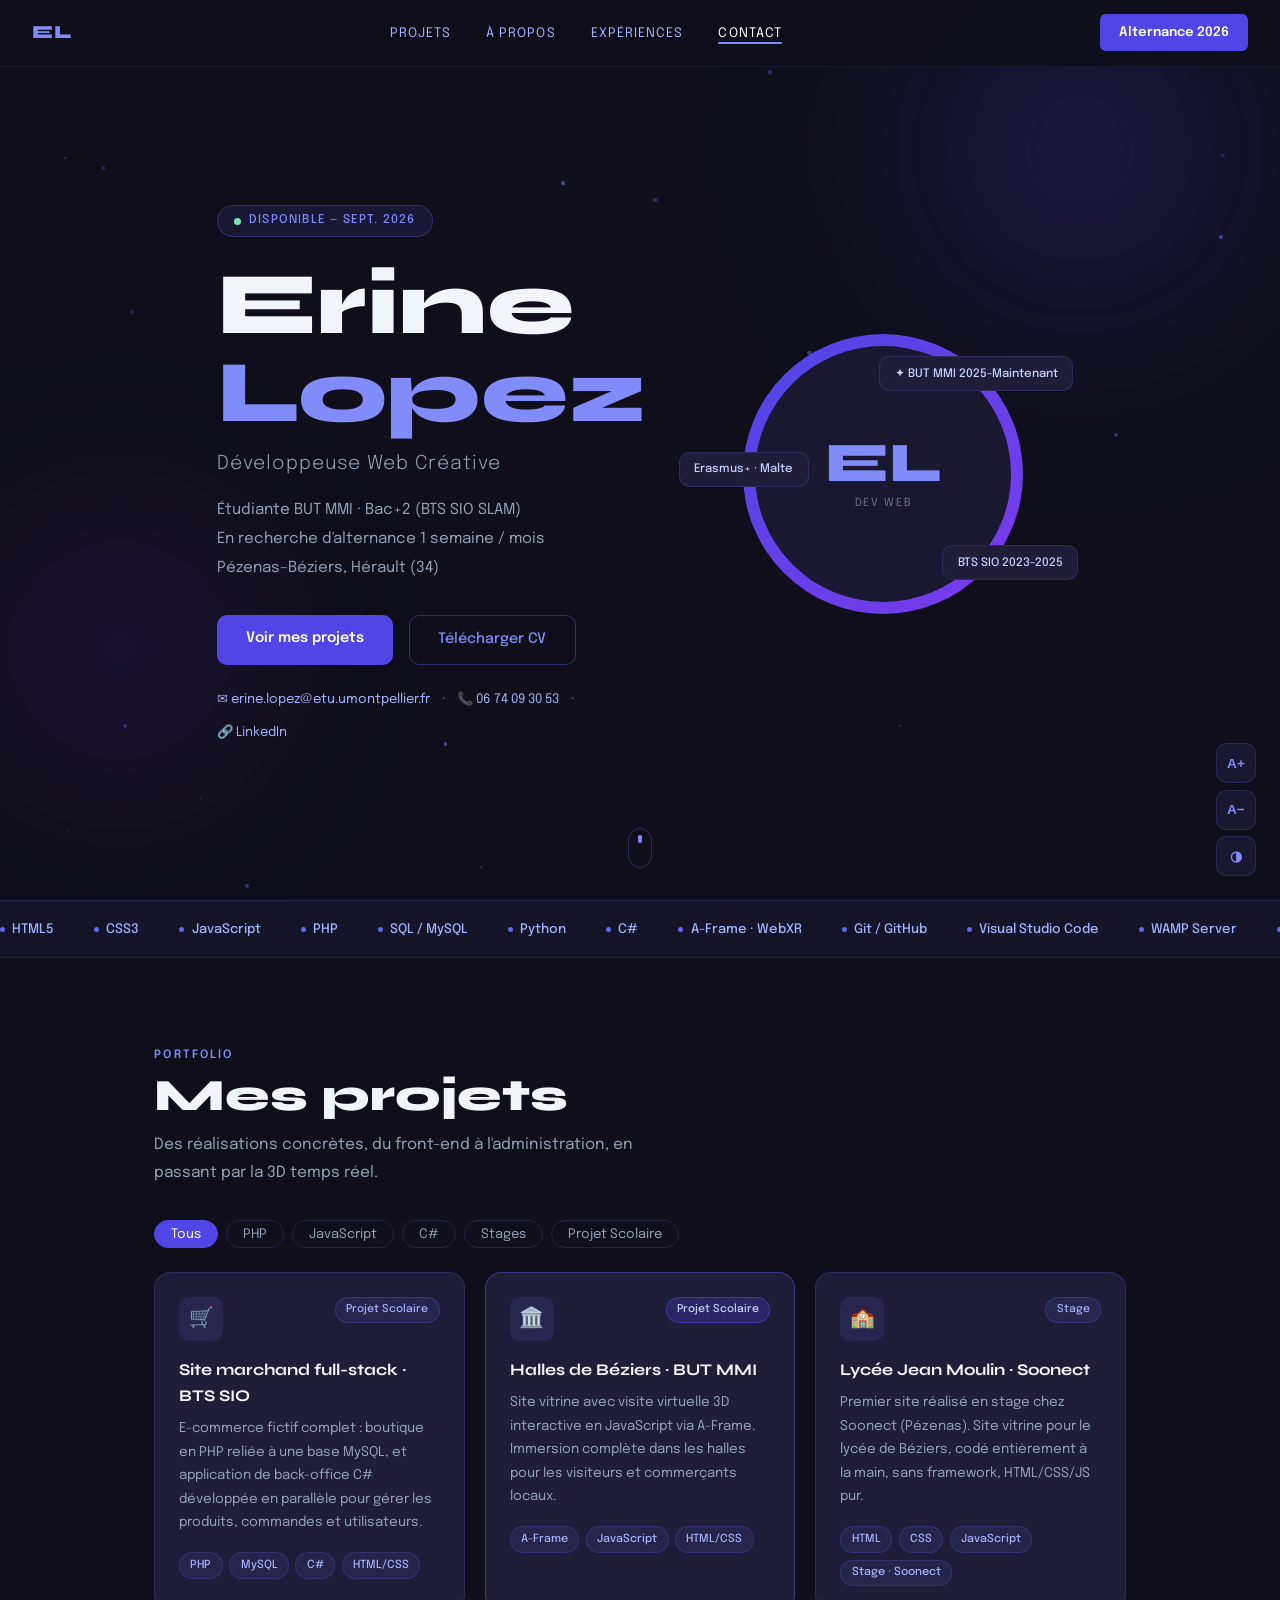
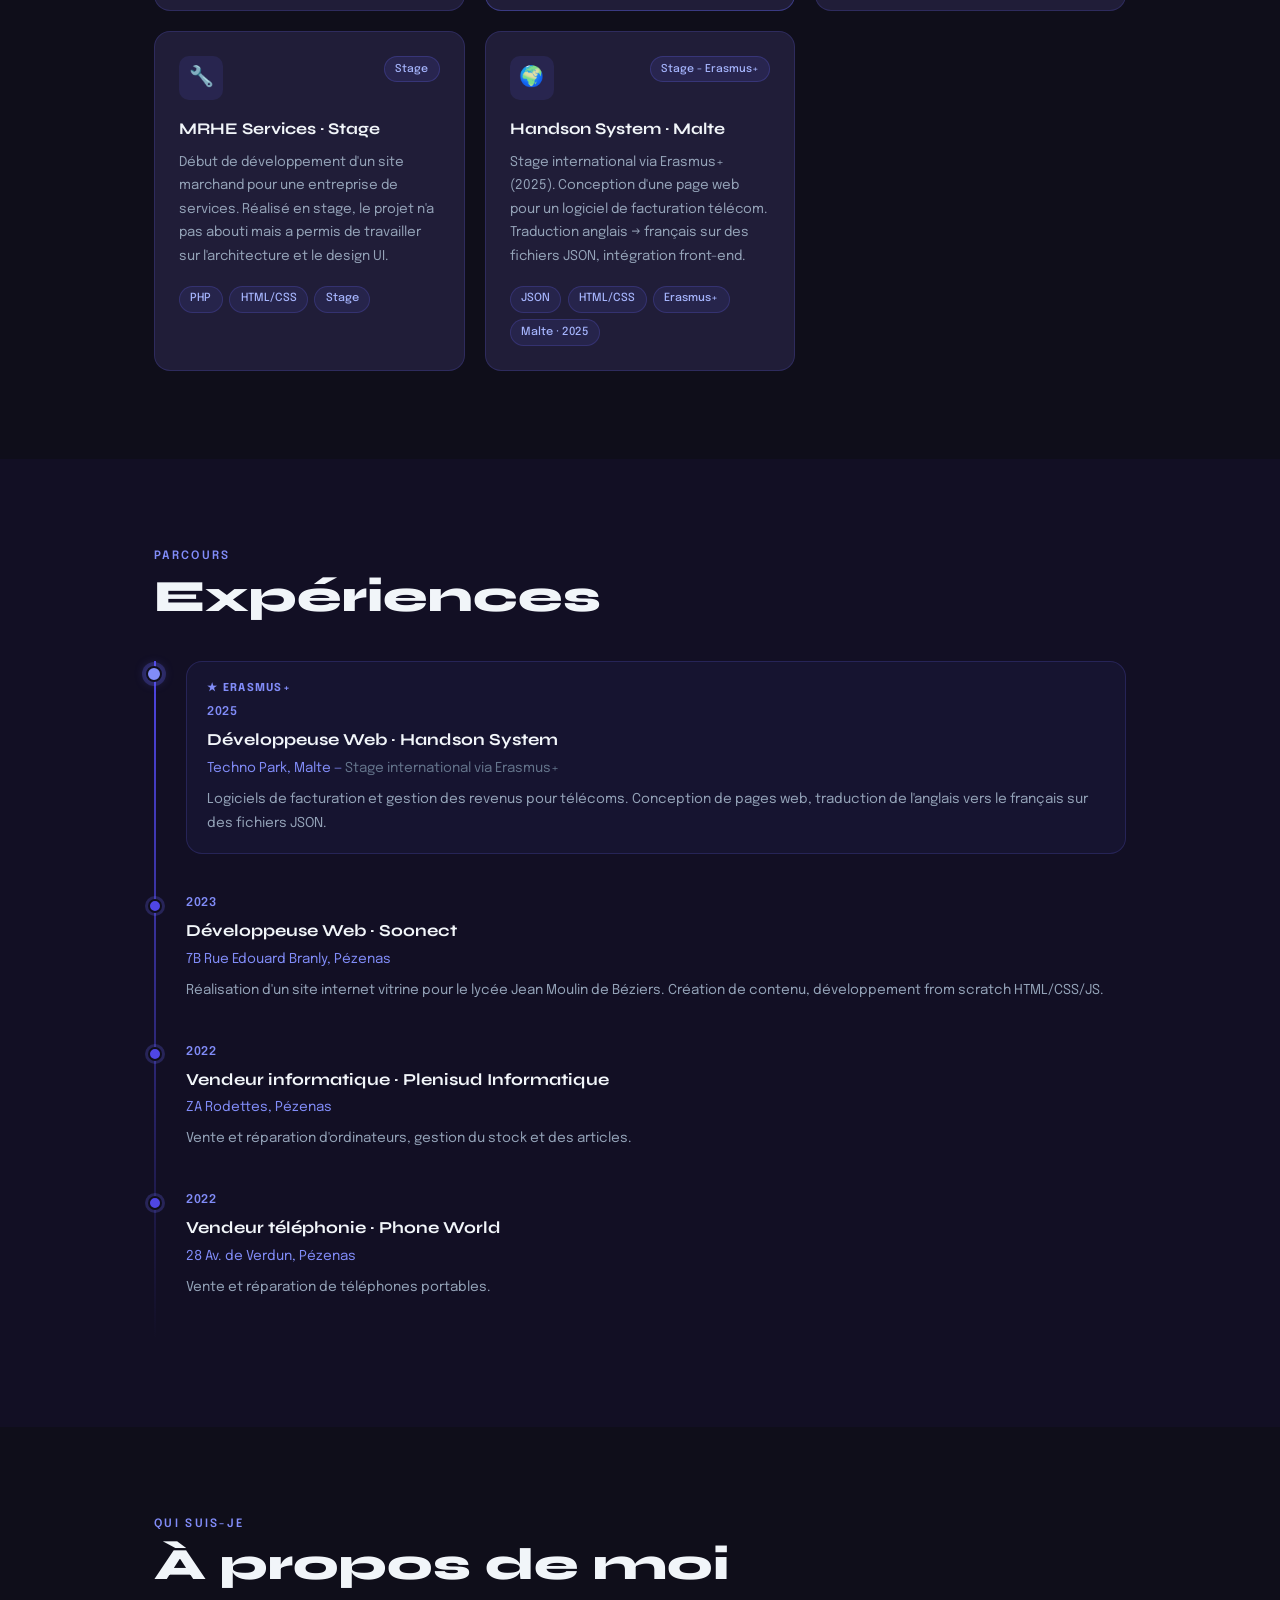
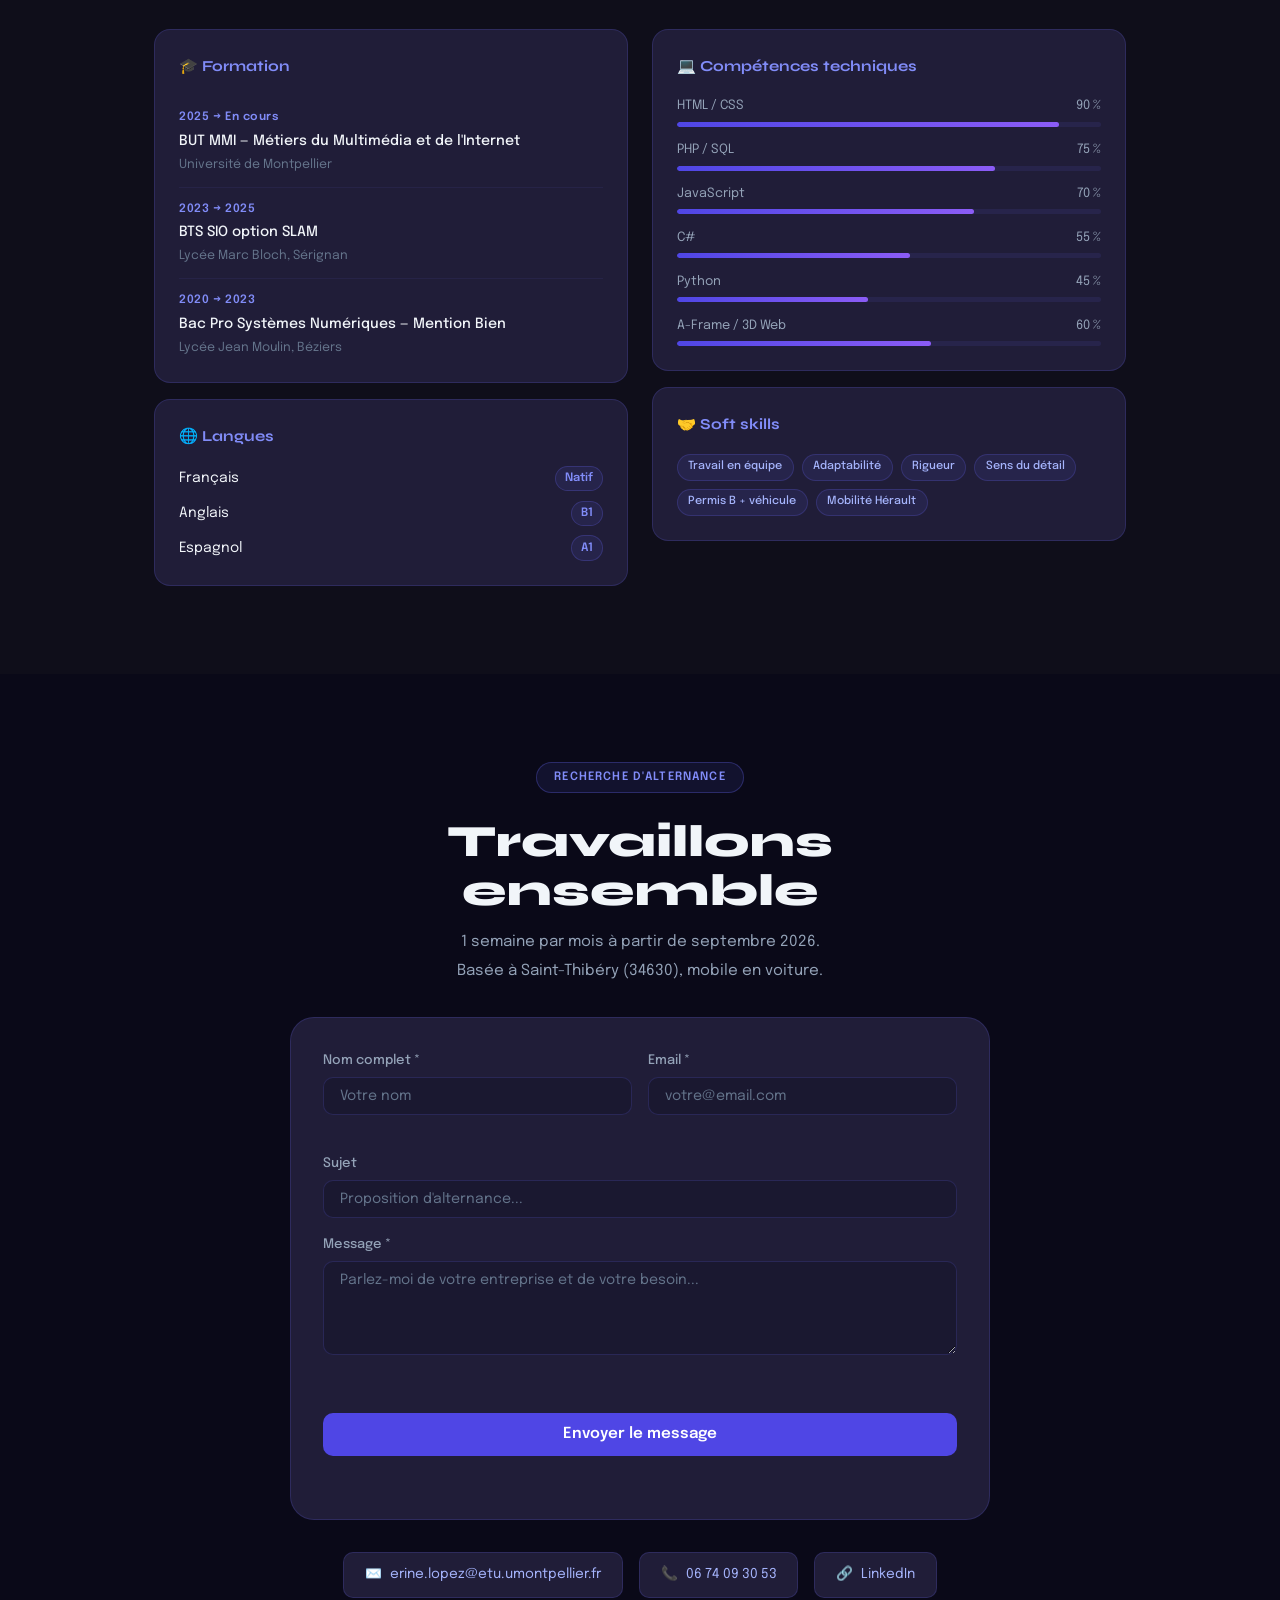
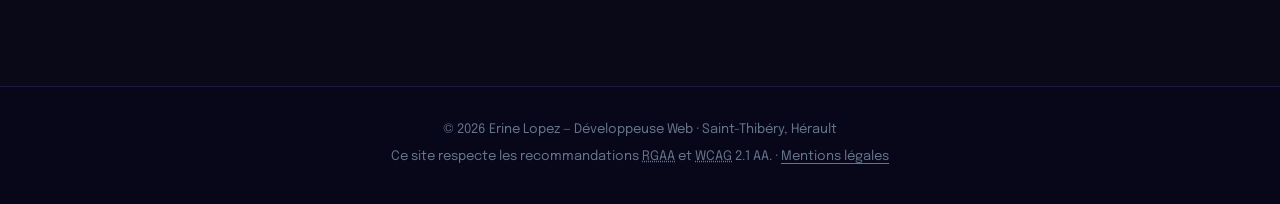
<file: index.html>
<!DOCTYPE html>
<html lang="fr">
<head>
  <meta charset="UTF-8" />
  <meta name="viewport" content="width=device-width, initial-scale=1.0" />
  <meta name="description" content="Portfolio d'Erine Lopez — Développeuse Web, étudiante BUT MMI, en recherche d'alternance 1 semaine par mois à partir de septembre 2026." />
  <meta name="theme-color" content="#4f46e5" />
  <title>Erine Lopez — Développeuse Web · Portfolio</title>

  <!-- Open Graph pour partage réseaux sociaux -->
  <meta property="og:title" content="Erine Lopez — Développeuse Web" />
  <meta property="og:description" content="Portfolio — BUT MMI · BTS SIO SLAM · Alternance 2026" />
  <meta property="og:type" content="website" />
  <meta property="og:url" content="https://69d2dc343b0b3de3449075fb--admirable-nougat-9b2dc0.netlify.app/" />
  <meta name="twitter:card" content="summary_large_image" />
  <meta name="twitter:title" content="Erine Lopez — Développeuse Web" />
  <meta name="twitter:description" content="Portfolio — BUT MMI · BTS SIO SLAM · Alternance 2026" />

  <!-- Google Fonts -->
  <link rel="preconnect" href="https://fonts.googleapis.com" />
  <link rel="preconnect" href="https://fonts.gstatic.com" crossorigin />
  <link href="https://fonts.googleapis.com/css2?family=Syne:wght@400;600;700;800&family=Epilogue:wght@300;400;500&display=swap" rel="stylesheet" />

  <link rel="stylesheet" href="css/style.css" />
  <link rel="icon" type="image/svg+xml" href="svg/favicon.svg" />
</head>
<body>

  <!-- ===== SKIP LINK (accessibilité clavier) ===== -->
  <a href="#main" class="skip-link">Passer au contenu principal</a>

  <!-- ===== BARRE D'ACCESSIBILITÉ ===== -->
  <div class="a11y-bar" role="toolbar" aria-label="Options d'accessibilité">
    <button id="btn-font-up" aria-label="Augmenter la taille du texte" title="Augmenter la taille du texte">A+</button>
    <button id="btn-font-down" aria-label="Diminuer la taille du texte" title="Diminuer la taille du texte">A−</button>
    <button id="btn-contrast" aria-label="Basculer le contraste élevé" title="Contraste élevé">◑</button>
  </div>

  <!-- ===== NAVIGATION ===== -->
  <header role="banner">
    <nav class="navbar" role="navigation" aria-label="Navigation principale">
      <a href="#main" class="nav-logo" aria-label="Erine Lopez, développeuse web — retour en haut">EL</a>

      <button class="burger" id="burger" aria-controls="nav-menu" aria-expanded="false" aria-label="Ouvrir le menu de navigation">
        <span aria-hidden="true"></span>
        <span aria-hidden="true"></span>
        <span aria-hidden="true"></span>
      </button>

      <ul class="nav-links" id="nav-menu" role="list">
        <li><a href="#projets">Projets</a></li>
        <li><a href="#apropos">À propos</a></li>
        <li><a href="#experience">Expériences</a></li>
        <li><a href="#contact">Contact</a></li>
      </ul>
      <a href="#contact" class="nav-cta">Alternance 2026</a>
    </nav>
  </header>

  <!-- ===== MAIN ===== -->
  <main id="main">

    <!-- HERO -->
    <section class="hero" aria-labelledby="hero-title">
      <div class="hero-bg" aria-hidden="true">
        <div class="hero-glow g1"></div>
        <div class="hero-glow g2"></div>
        <div class="hero-particles" id="particles" aria-hidden="true"></div>
      </div>

      <div class="hero-grid container">
        <div class="hero-content">
          <div class="hero-badge" aria-label="Statut : disponible pour alternance à partir de septembre 2026">
            <span class="badge-dot" aria-hidden="true"></span>
            Disponible — Sept. 2026
          </div>
          <h1 id="hero-title">
            <span class="hero-name">Erine</span>
            <span class="hero-name accent">Lopez</span>
          </h1>
          <p class="hero-tagline" aria-label="Développeuse web créative">Développeuse Web Créative</p>
          <p class="hero-sub">
            Étudiante BUT MMI · Bac+2 (BTS SIO SLAM)<br />
            En recherche d'alternance 1 semaine / mois<br />
            Pézenas–Béziers, Hérault (34)
          </p>
          <div class="hero-btns">
            <a href="#projets" class="btn-primary">Voir mes projets</a>
            <a href="pdf/CV_Erine_LOPEZ.pdf" class="btn-outline" download aria-label="Télécharger mon CV au format PDF">Télécharger CV</a>
          </div>
          <!-- Contact rapide (accessible) -->
          <div class="hero-quick" aria-label="Coordonnées rapides">
            <a href="mailto:erine.lopez@etu.umontpellier.fr" aria-label="Envoyer un email">✉ erine.lopez@etu.umontpellier.fr</a>
            <span aria-hidden="true">·</span>
            <a href="tel:+33674093053" aria-label="Téléphoner">📞 06 74 09 30 53</a>
            <span aria-hidden="true">·</span>
            <a href="https://linkedin.com/in/erine-lopez" target="_blank" rel="noopener noreferrer" aria-label="Profil LinkedIn (ouvre un nouvel onglet)">🔗 LinkedIn</a>
          </div>
        </div>

        <div class="hero-visual" aria-hidden="true">
          <div class="avatar-ring">
            <div class="avatar-inner">
              <div class="avatar-initials">EL</div>
              <div class="avatar-role">Dev Web</div>
            </div>
          </div>
          <div class="floating-badge fb1">✦ BUT MMI 2025-Maintenant</div>
          <div class="floating-badge fb2">Erasmus+ · Malte</div>
          <div class="floating-badge fb3">BTS SIO 2023-2025</div>
        </div>
      </div>

      <div class="hero-scroll" aria-hidden="true">
        <span></span>
      </div>
    </section>

    <!-- SKILLS STRIP -->
    <div class="skills-strip" role="region" aria-label="Technologies maîtrisées">
      <div class="skills-inner" aria-hidden="true">
        <!-- Dupliqué pour boucle infinie -->
        <span class="skill-chip"><span class="skill-dot"></span>HTML5</span>
        <span class="skill-chip"><span class="skill-dot"></span>CSS3</span>
        <span class="skill-chip"><span class="skill-dot"></span>JavaScript</span>
        <span class="skill-chip"><span class="skill-dot"></span>PHP</span>
        <span class="skill-chip"><span class="skill-dot"></span>SQL / MySQL</span>
        <span class="skill-chip"><span class="skill-dot"></span>Python</span>
        <span class="skill-chip"><span class="skill-dot"></span>C#</span>
        <span class="skill-chip"><span class="skill-dot"></span>A-Frame · WebXR</span>
        <span class="skill-chip"><span class="skill-dot"></span>Git / GitHub</span>
        <span class="skill-chip"><span class="skill-dot"></span>Visual Studio Code</span>
        <span class="skill-chip"><span class="skill-dot"></span>WAMP Server</span>
        <span class="skill-chip"><span class="skill-dot"></span>HTML5</span>
        <span class="skill-chip"><span class="skill-dot"></span>CSS3</span>
        <span class="skill-chip"><span class="skill-dot"></span>JavaScript</span>
        <span class="skill-chip"><span class="skill-dot"></span>PHP</span>
        <span class="skill-chip"><span class="skill-dot"></span>SQL / MySQL</span>
        <span class="skill-chip"><span class="skill-dot"></span>Python</span>
        <span class="skill-chip"><span class="skill-dot"></span>C#</span>
        <span class="skill-chip"><span class="skill-dot"></span>A-Frame · WebXR</span>
        <span class="skill-chip"><span class="skill-dot"></span>Git / GitHub</span>
        <span class="skill-chip"><span class="skill-dot"></span>Visual Studio Code</span>
        <span class="skill-chip"><span class="skill-dot"></span>WAMP Server</span>
      </div>
      <!-- Version textuelle statique pour lecteurs d'écran -->
      <p class="sr-only">Technologies : HTML5, CSS3, JavaScript, PHP, SQL, MySQL, Python, C#, A-Frame, WebXR, Visual Studio Code, WAMP Server.</p>
    </div>

    <!-- PROJETS -->
    <section id="projets" class="section" aria-labelledby="projets-title">
      <div class="container">
        <p class="section-label">Portfolio</p>
        <h2 class="section-title" id="projets-title">Mes projets</h2>
        <p class="section-desc">Des réalisations concrètes, du front-end à l'administration, en passant par la 3D temps réel.</p>

        <div class="filter-bar" role="group" aria-label="Filtrer les projets par technologie">
          <button class="filter-btn active" data-filter="all" aria-pressed="true">Tous</button>
          <button class="filter-btn" data-filter="php" aria-pressed="false">PHP</button>
          <button class="filter-btn" data-filter="js" aria-pressed="false">JavaScript</button>
          <button class="filter-btn" data-filter="csharp" aria-pressed="false">C#</button>
          <button class="filter-btn" data-filter="stage" aria-pressed="false">Stages</button>
          <button class="filter-btn" data-filter="scolaire" aria-pressed="false">Projet Scolaire</button>
        </div>

        <div class="projects-grid" id="projects-grid" role="list" aria-live="polite" aria-label="Liste des projets">

          <article class="project-card" role="listitem" tabindex="0"
            data-tags="php js csharp scolaire"
            aria-label="Site marchand full-stack BTS SIO — front-end PHP/MySQL et back-office C#">
            <div class="project-header">
              <div class="project-icon" aria-hidden="true">🛒</div>
              <span class="project-badge">Projet Scolaire</span>
            </div>
            <h3 class="project-title">Site marchand full-stack · BTS SIO</h3>
            <p class="project-desc">
              E-commerce fictif complet : boutique en PHP reliée à une base MySQL,
              et application de back-office C# développée en parallèle pour gérer les produits, commandes et utilisateurs.
            </p>
            <div class="project-tags" aria-label="Technologies utilisées">
              <span class="tag">PHP</span>
              <span class="tag">MySQL</span>
              <span class="tag">C#</span>
              <span class="tag">HTML/CSS</span>
            </div>
          </article>

          <article class="project-card featured" role="listitem" tabindex="0"
            data-tags="js scolaire"
            aria-label="Site Halles de Béziers avec visite virtuelle 3D en A-Frame — projet BUT MMI">
            <div class="project-header">
              <div class="project-icon" aria-hidden="true">🏛️</div>
              <span class="project-badge featured-badge">Projet Scolaire</span>
            </div>
            <h3 class="project-title">Halles de Béziers · BUT MMI</h3>
            <p class="project-desc">
              Site vitrine avec visite virtuelle 3D interactive en JavaScript via A-Frame.
              Immersion complète dans les halles pour les visiteurs et commerçants locaux.
            </p>
            <div class="project-tags" aria-label="Technologies utilisées">
              <span class="tag">A-Frame</span>
              <span class="tag">JavaScript</span>
              <span class="tag">HTML/CSS</span>
            </div>
          </article>

          <article class="project-card" role="listitem" tabindex="0"
            data-tags="js stage"
            aria-label="Site vitrine lycée Jean Moulin de Béziers — réalisé à la main lors d'un stage chez Soonect">
            <div class="project-header">
              <div class="project-icon" aria-hidden="true">🏫</div>
              <span class="project-badge">Stage</span>
            </div>
            <h3 class="project-title">Lycée Jean Moulin · Soonect</h3>
            <p class="project-desc">
              Premier site réalisé en stage chez Soonect (Pézenas). Site vitrine pour le lycée de Béziers, codé entièrement à la main, sans framework, HTML/CSS/JS pur.
            </p>
            <div class="project-tags" aria-label="Technologies utilisées">
              <span class="tag">HTML</span>
              <span class="tag">CSS</span>
              <span class="tag">JavaScript</span>
              <span class="tag">Stage · Soonect</span>
            </div>
          </article>

          <article class="project-card" role="listitem" tabindex="0"
            data-tags="php stage"
            aria-label="MRHE Services — démarrage d'un site marchand lors d'un stage">
            <div class="project-header">
              <div class="project-icon" aria-hidden="true">🔧</div>
              <span class="project-badge">Stage</span>
            </div>
            <h3 class="project-title">MRHE Services · Stage</h3>
            <p class="project-desc">
              Début de développement d'un site marchand pour une entreprise de services.
              Réalisé en stage, le projet n'a pas abouti mais a permis de travailler sur l'architecture et le design UI.
            </p>
            <div class="project-tags" aria-label="Technologies utilisées">
              <span class="tag">PHP</span>
              <span class="tag">HTML/CSS</span>
              <span class="tag">Stage</span>
            </div>
          </article>

          <article class="project-card" role="listitem" tabindex="0"
            data-tags="js stage"
            aria-label="Stage Erasmus+ à Malte chez Handson System — logiciel de facturation télécoms">
            <div class="project-header">
              <div class="project-icon" aria-hidden="true">🌍</div>
              <span class="project-badge">Stage - Erasmus+</span>
            </div>
            <h3 class="project-title">Handson System · Malte</h3>
            <p class="project-desc">
              Stage international via Erasmus+ (2025). Conception d'une page web pour un logiciel de facturation télécom.
              Traduction anglais → français sur des fichiers JSON, intégration front-end.
            </p>
            <div class="project-tags" aria-label="Technologies utilisées">
              <span class="tag">JSON</span>
              <span class="tag">HTML/CSS</span>
              <span class="tag">Erasmus+</span>
              <span class="tag">Malte · 2025</span>
            </div>
          </article>

        </div>
      </div>
    </section>

    <!-- EXPÉRIENCE -->
    <section id="experience" class="section section-alt" aria-labelledby="exp-title">
      <div class="container">
        <p class="section-label">Parcours</p>
        <h2 class="section-title" id="exp-title">Expériences</h2>
        <div class="timeline" role="list" aria-label="Chronologie des expériences professionnelles">

          <div class="timeline-item timeline-item--featured" role="listitem">
            <div class="timeline-dot" aria-hidden="true"></div>
            <div class="timeline-content">
              <div class="timeline-featured-label" aria-hidden="true">★ Erasmus+</div>
              <time class="timeline-date" datetime="2025">2025</time>
              <h3 class="timeline-title">Développeuse Web · Handson System</h3>
              <p class="timeline-company">Techno Park, Malte — <em>Stage international via Erasmus+</em></p>
              <p class="timeline-desc">Logiciels de facturation et gestion des revenus pour télécoms. Conception de pages web, traduction de l'anglais vers le français sur des fichiers JSON.</p>
            </div>
          </div>

          <div class="timeline-item" role="listitem">
            <div class="timeline-dot" aria-hidden="true"></div>
            <div class="timeline-content">
              <time class="timeline-date" datetime="2023">2023</time>
              <h3 class="timeline-title">Développeuse Web · Soonect</h3>
              <p class="timeline-company">7B Rue Edouard Branly, Pézenas</p>
              <p class="timeline-desc">Réalisation d'un site internet vitrine pour le lycée Jean Moulin de Béziers. Création de contenu, développement from scratch HTML/CSS/JS.</p>
            </div>
          </div>

          <div class="timeline-item" role="listitem">
            <div class="timeline-dot" aria-hidden="true"></div>
            <div class="timeline-content">
              <time class="timeline-date" datetime="2022">2022</time>
              <h3 class="timeline-title">Vendeur informatique · Plenisud Informatique</h3>
              <p class="timeline-company">ZA Rodettes, Pézenas</p>
              <p class="timeline-desc">Vente et réparation d'ordinateurs, gestion du stock et des articles.</p>
            </div>
          </div>

          <div class="timeline-item" role="listitem">
            <div class="timeline-dot" aria-hidden="true"></div>
            <div class="timeline-content">
              <time class="timeline-date" datetime="2022">2022</time>
              <h3 class="timeline-title">Vendeur téléphonie · Phone World</h3>
              <p class="timeline-company">28 Av. de Verdun, Pézenas</p>
              <p class="timeline-desc">Vente et réparation de téléphones portables.</p>
            </div>
          </div>

        </div>
      </div>
    </section>

    <!-- À PROPOS -->
    <section id="apropos" class="section" aria-labelledby="apropos-title">
      <div class="container">
        <p class="section-label">Qui suis-je</p>
        <h2 class="section-title" id="apropos-title">À propos de moi</h2>
        <div class="about-grid">

          <div class="about-col">
            <div class="about-card" aria-label="Formation scolaire">
              <h3 class="about-card-title">🎓 Formation</h3>
              <div class="edu-list">
                <div class="edu-item">
                  <time class="edu-year" datetime="2025">2025 → En cours</time>
                  <p class="edu-name">BUT MMI — Métiers du Multimédia et de l'Internet</p>
                  <p class="edu-place">Université de Montpellier</p>
                </div>
                <div class="edu-item">
                  <time class="edu-year" datetime="2023/2025">2023 → 2025</time>
                  <p class="edu-name">BTS SIO option SLAM</p>
                  <p class="edu-place">Lycée Marc Bloch, Sérignan</p>
                </div>
                <div class="edu-item">
                  <time class="edu-year" datetime="2020/2023">2020 → 2023</time>
                  <p class="edu-name">Bac Pro Systèmes Numériques — Mention Bien</p>
                  <p class="edu-place">Lycée Jean Moulin, Béziers</p>
                </div>
              </div>
            </div>

            <div class="about-card" aria-label="Langues parlées">
              <h3 class="about-card-title">🌐 Langues</h3>
              <div class="lang-list" role="list">
                <div class="lang-row" role="listitem">
                  <span class="lang-name">Français</span>
                  <span class="lang-level" aria-label="Niveau natif">Natif</span>
                </div>
                <div class="lang-row" role="listitem">
                  <span class="lang-name">Anglais</span>
                  <span class="lang-level" aria-label="Niveau B1">B1</span>
                </div>
                <div class="lang-row" role="listitem">
                  <span class="lang-name">Espagnol</span>
                  <span class="lang-level" aria-label="Niveau A1">A1</span>
                </div>
              </div>
            </div>
          </div>

          <div class="about-col">
            <div class="about-card" aria-label="Compétences techniques avec barres de progression">
              <h3 class="about-card-title">💻 Compétences techniques</h3>
              <div class="skills-list">
                <div class="skill-row">
                  <div class="skill-label">
                    <span>HTML / CSS</span>
                    <span aria-hidden="true">90 %</span>
                  </div>
                  <div class="skill-bar" role="progressbar" aria-valuenow="90" aria-valuemin="0" aria-valuemax="100" aria-label="HTML et CSS — 90 %">
                    <div class="skill-fill" data-width="90"></div>
                  </div>
                </div>
                <div class="skill-row">
                  <div class="skill-label"><span>PHP / SQL</span><span aria-hidden="true">75 %</span></div>
                  <div class="skill-bar" role="progressbar" aria-valuenow="75" aria-valuemin="0" aria-valuemax="100" aria-label="PHP et SQL — 75 %">
                    <div class="skill-fill" data-width="75"></div>
                  </div>
                </div>
                <div class="skill-row">
                  <div class="skill-label"><span>JavaScript</span><span aria-hidden="true">70 %</span></div>
                  <div class="skill-bar" role="progressbar" aria-valuenow="70" aria-valuemin="0" aria-valuemax="100" aria-label="JavaScript — 70 %">
                    <div class="skill-fill" data-width="70"></div>
                  </div>
                </div>
                <div class="skill-row">
                  <div class="skill-label"><span>C#</span><span aria-hidden="true">55 %</span></div>
                  <div class="skill-bar" role="progressbar" aria-valuenow="55" aria-valuemin="0" aria-valuemax="100" aria-label="C# — 55 %">
                    <div class="skill-fill" data-width="55"></div>
                  </div>
                </div>
                <div class="skill-row">
                  <div class="skill-label"><span>Python</span><span aria-hidden="true">45 %</span></div>
                  <div class="skill-bar" role="progressbar" aria-valuenow="45" aria-valuemin="0" aria-valuemax="100" aria-label="Python — 45 %">
                    <div class="skill-fill" data-width="45"></div>
                  </div>
                </div>
                <div class="skill-row">
                  <div class="skill-label"><span>A-Frame / 3D Web</span><span aria-hidden="true">60 %</span></div>
                  <div class="skill-bar" role="progressbar" aria-valuenow="60" aria-valuemin="0" aria-valuemax="100" aria-label="A-Frame et 3D Web — 60 %">
                    <div class="skill-fill" data-width="60"></div>
                  </div>
                </div>
              </div>
            </div>

            <div class="about-card" aria-label="Compétences personnelles">
              <h3 class="about-card-title">🤝 Soft skills</h3>
              <div class="soft-tags" role="list" aria-label="Compétences personnelles">
                <span class="tag" role="listitem">Travail en équipe</span>
                <span class="tag" role="listitem">Adaptabilité</span>
                <span class="tag" role="listitem">Rigueur</span>
                <span class="tag" role="listitem">Sens du détail</span>
                <span class="tag" role="listitem">Permis B + véhicule</span>
                <span class="tag" role="listitem">Mobilité Hérault</span>
              </div>
            </div>
          </div>

        </div>
      </div>
    </section>

    <!-- CONTACT -->
    <section id="contact" class="section section-contact" aria-labelledby="contact-title">
      <div class="container">
        <div class="contact-inner">
          <div class="contact-badge" aria-label="En recherche d'alternance">Recherche d'alternance</div>
          <h2 class="section-title" id="contact-title">Travaillons ensemble</h2>
          <p class="contact-sub">
            1 semaine par mois à partir de septembre 2026.<br />
            Basée à Saint-Thibéry (34630), mobile en voiture.
          </p>

          <!-- Formulaire de contact -->
          <div class="contact-form-wrap" aria-label="Formulaire de contact">
            <form id="contact-form" action="https://formspree.io/f/xzdkyznr" method="POST" novalidate>
              <div class="form-row">
                <div class="form-group">
                  <label for="name">Nom complet <span aria-hidden="true">*</span><span class="sr-only">obligatoire</span></label>
                  <input type="text" id="name" name="name" required autocomplete="name"
                    placeholder="Votre nom"
                    aria-required="true"
                    aria-describedby="name-error" />
                  <span class="field-error" id="name-error" role="alert" aria-live="polite"></span>
                </div>
                <div class="form-group">
                  <label for="email">Email <span aria-hidden="true">*</span><span class="sr-only">obligatoire</span></label>
                  <input type="email" id="email" name="email" required autocomplete="email"
                    placeholder="votre@email.com"
                    aria-required="true"
                    aria-describedby="email-error" />
                  <span class="field-error" id="email-error" role="alert" aria-live="polite"></span>
                </div>
              </div>
              <div class="form-group">
                <label for="subject">Sujet</label>
                <input type="text" id="subject" name="subject" placeholder="Proposition d'alternance..." autocomplete="off" />
              </div>
              <div class="form-group">
                <label for="message">Message <span aria-hidden="true">*</span><span class="sr-only">obligatoire</span></label>
                <textarea id="message" name="message" required rows="5"
                  placeholder="Parlez-moi de votre entreprise et de votre besoin..."
                  aria-required="true"
                  aria-describedby="message-error"></textarea>
                <span class="field-error" id="message-error" role="alert" aria-live="polite"></span>
              </div>
              <!-- Honeypot anti-spam -->
              <input type="text" name="website" style="display:none" tabindex="-1" autocomplete="off" aria-hidden="true" />
              <button type="submit" class="btn-submit" aria-describedby="form-status">Envoyer le message</button>
              <div id="form-status" role="status" aria-live="polite" class="form-status"></div>
            </form>
          </div>

          <!-- Liens directs -->
          <div class="contact-links" aria-label="Autres moyens de contact">
            <a href="mailto:erine.lopez@etu.umontpellier.fr" class="contact-link" aria-label="Envoyer un email à Erine Lopez">
              <span aria-hidden="true">✉️</span> erine.lopez@etu.umontpellier.fr
            </a>
            <a href="tel:+33674093053" class="contact-link" aria-label="Appeler le 06 74 09 30 53">
              <span aria-hidden="true">📞</span> 06 74 09 30 53
            </a>
            <a href="https://linkedin.com/in/erine-lopez" class="contact-link" target="_blank" rel="noopener noreferrer"
              aria-label="Visiter le profil LinkedIn d'Erine Lopez (ouvre un nouvel onglet)">
              <span aria-hidden="true">🔗</span> LinkedIn
            </a>
          </div>
        </div>
      </div>
    </section>

  </main>

  <!-- FOOTER -->
  <footer class="footer" role="contentinfo">
    <div class="container">
      <p>© 2026 Erine Lopez — Développeuse Web · Saint-Thibéry, Hérault</p>
      <p class="footer-a11y">
        Ce site respecte les recommandations <abbr title="Référentiel Général d'Amélioration de l'Accessibilité">RGAA</abbr>
        et <abbr title="Web Content Accessibility Guidelines">WCAG</abbr> 2.1 AA.
        · <a href="mentions-legales.html" style="color:inherit;text-decoration:underline;text-underline-offset:3px;">Mentions légales</a>
      </p>
    </div>
  </footer>

  <script src="js/main.js"></script>
</body>
</html>
</file>
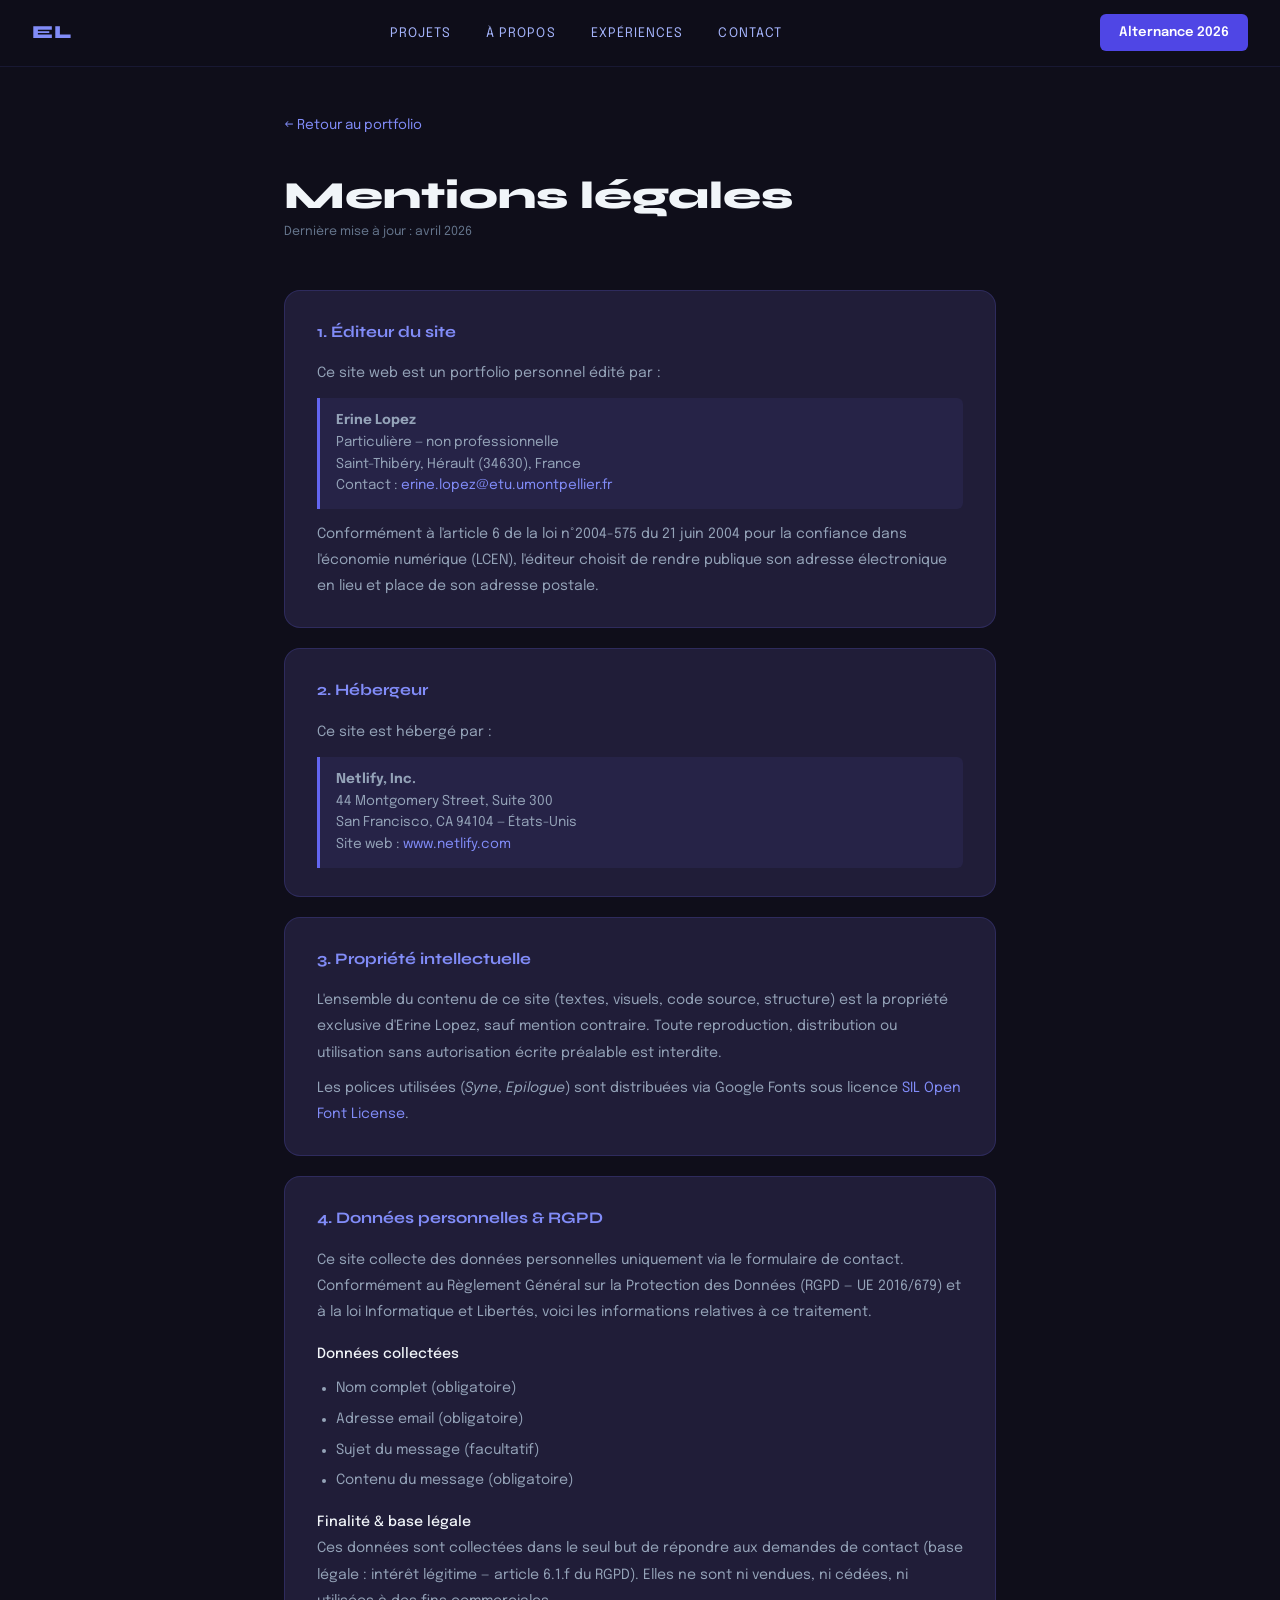
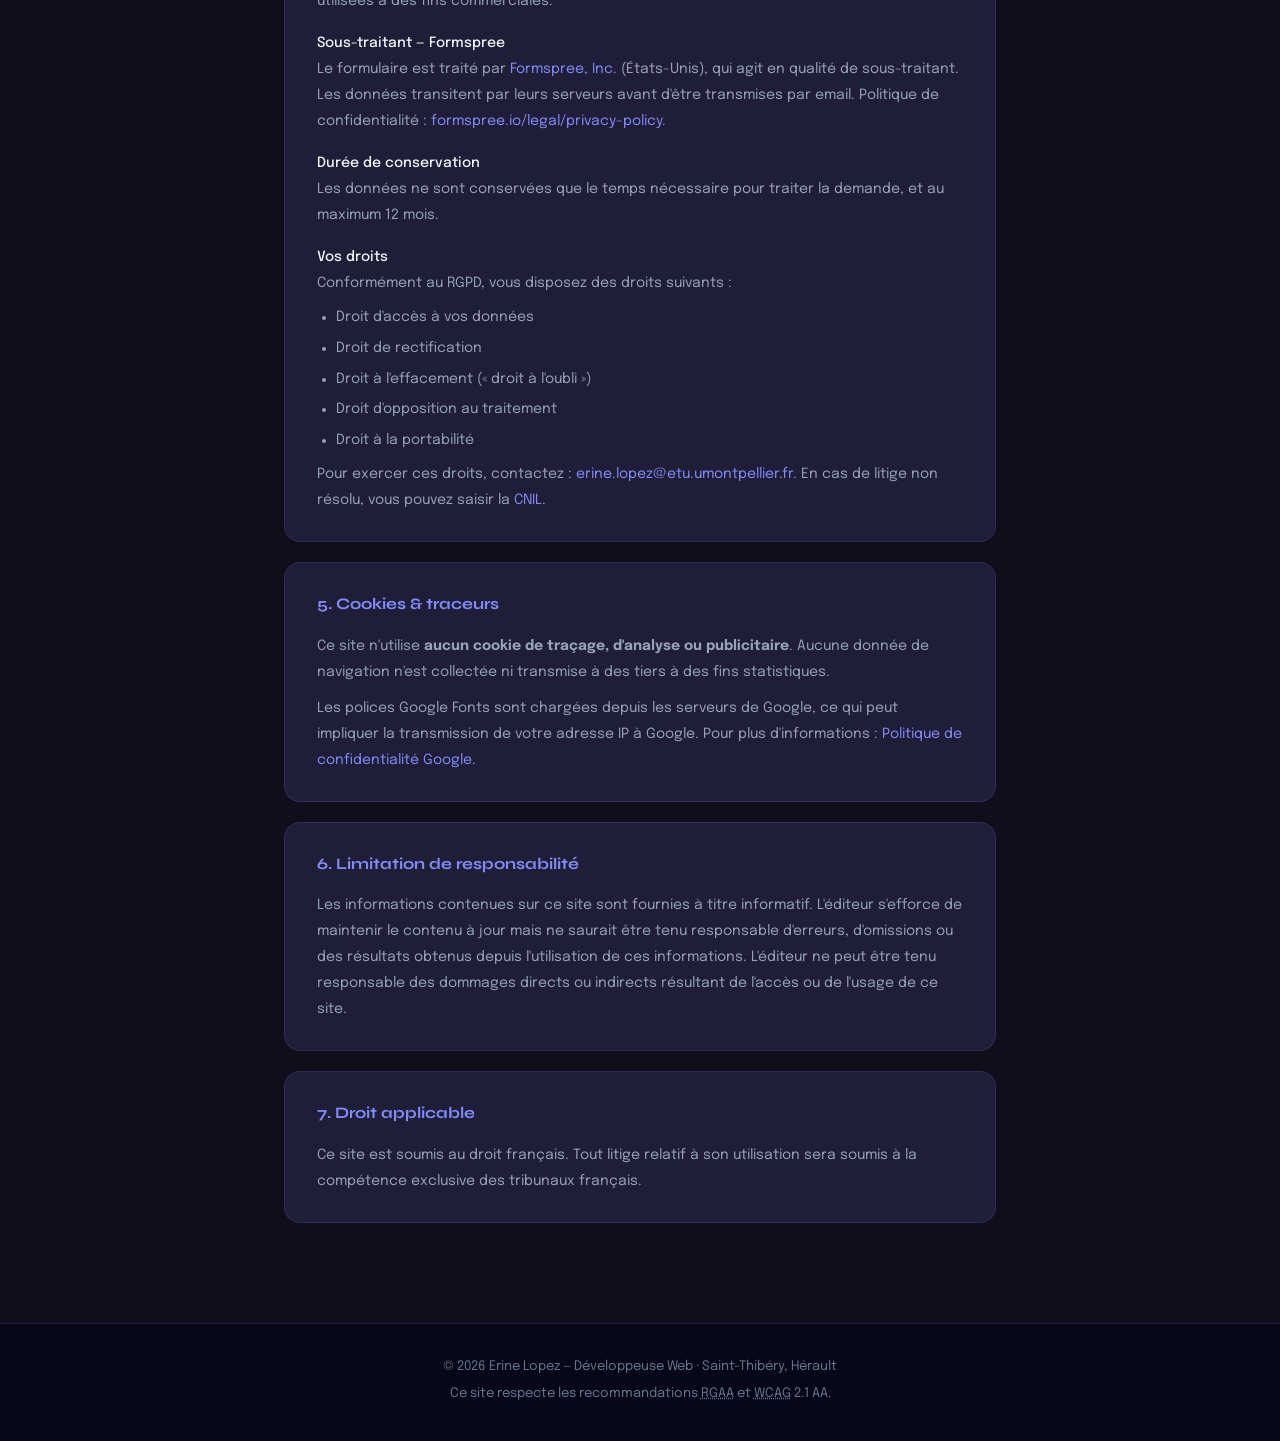
<file: mentions-legales.html>
<!DOCTYPE html>
<html lang="fr">
<head>
  <meta charset="UTF-8" />
  <meta name="viewport" content="width=device-width, initial-scale=1.0" />
  <meta name="description" content="Mentions légales et politique de confidentialité du portfolio d'Erine Lopez." />
  <meta name="robots" content="noindex, follow" />
  <title>Mentions légales — Erine Lopez</title>

  <link rel="preconnect" href="https://fonts.googleapis.com" />
  <link rel="preconnect" href="https://fonts.gstatic.com" crossorigin />
  <link href="https://fonts.googleapis.com/css2?family=Syne:wght@400;600;700;800&family=Epilogue:wght@300;400;500&display=swap" rel="stylesheet" />
  <link rel="icon" type="image/svg+xml" href="svg/favicon.svg" />
  <link rel="stylesheet" href="css/style.css" />

  <style>
    .legal-wrap {
      max-width: 760px;
      margin: 0 auto;
      padding: 7rem 1.5rem 5rem;
    }
    .legal-back {
      display: inline-flex;
      align-items: center;
      gap: 0.4rem;
      color: var(--indigo-400);
      text-decoration: none;
      font-size: 0.85rem;
      margin-bottom: 2.5rem;
      transition: color 0.25s;
    }
    .legal-back:hover { color: #fff; }
    .legal-wrap h1 {
      font-family: var(--font-display);
      font-size: clamp(1.8rem, 4vw, 2.4rem);
      font-weight: 800;
      color: var(--text-primary);
      margin-bottom: 0.4rem;
    }
    .legal-date {
      font-size: 0.78rem;
      color: var(--text-muted);
      margin-bottom: 3rem;
      display: block;
    }
    .legal-section {
      background: var(--bg-card);
      border: 1px solid var(--border);
      border-radius: var(--radius-lg);
      padding: 1.75rem 2rem;
      margin-bottom: 1.25rem;
    }
    .legal-section h2 {
      font-family: var(--font-display);
      font-size: 1rem;
      font-weight: 700;
      color: var(--indigo-400);
      margin-bottom: 1rem;
    }
    .legal-section p,
    .legal-section li {
      font-size: 0.88rem;
      color: var(--text-secondary);
      line-height: 1.85;
    }
    .legal-section ul {
      padding-left: 1.2rem;
      margin-top: 0.5rem;
    }
    .legal-section li { margin-bottom: 0.3rem; }
    .legal-section a {
      color: var(--indigo-400);
      text-decoration: none;
    }
    .legal-section a:hover { color: #fff; }
    .legal-highlight {
      background: rgba(99,102,241,0.08);
      border-left: 3px solid var(--indigo-500);
      border-radius: 0 var(--radius-sm) var(--radius-sm) 0;
      padding: 0.75rem 1rem;
      margin-top: 0.75rem;
      font-size: 0.85rem;
      color: var(--text-secondary);
    }
  </style>
</head>
<body>

  <a href="#main" class="skip-link">Passer au contenu principal</a>

  <header role="banner">
    <nav class="navbar" role="navigation" aria-label="Navigation principale">
      <a href="index.html" class="nav-logo" aria-label="Retour au portfolio">EL</a>
      <ul class="nav-links" role="list">
        <li><a href="index.html#projets">Projets</a></li>
        <li><a href="index.html#apropos">À propos</a></li>
        <li><a href="index.html#experience">Expériences</a></li>
        <li><a href="index.html#contact">Contact</a></li>
      </ul>
      <a href="index.html#contact" class="nav-cta">Alternance 2026</a>
    </nav>
  </header>

  <main id="main">
    <div class="legal-wrap">

      <a href="index.html" class="legal-back" aria-label="Retour au portfolio">← Retour au portfolio</a>

      <h1>Mentions légales</h1>
      <span class="legal-date">Dernière mise à jour : avril 2026</span>

      <!-- 1. Éditeur -->
      <div class="legal-section">
        <h2>1. Éditeur du site</h2>
        <p>Ce site web est un portfolio personnel édité par :</p>
        <div class="legal-highlight">
          <strong>Erine Lopez</strong><br />
          Particulière — non professionnelle<br />
          Saint-Thibéry, Hérault (34630), France<br />
          Contact : <a href="mailto:erine.lopez@etu.umontpellier.fr">erine.lopez@etu.umontpellier.fr</a>
        </div>
        <p style="margin-top:0.75rem;">
          Conformément à l'article 6 de la loi n°2004-575 du 21 juin 2004 pour la confiance dans
          l'économie numérique (LCEN), l'éditeur choisit de rendre publique son adresse électronique
          en lieu et place de son adresse postale.
        </p>
      </div>

      <!-- 2. Hébergeur -->
      <div class="legal-section">
        <h2>2. Hébergeur</h2>
        <p>Ce site est hébergé par :</p>
        <div class="legal-highlight">
          <strong>Netlify, Inc.</strong><br />
          44 Montgomery Street, Suite 300<br />
          San Francisco, CA 94104 — États-Unis<br />
          Site web : <a href="https://www.netlify.com" target="_blank" rel="noopener noreferrer">www.netlify.com</a>
        </div>
      </div>

      <!-- 3. Propriété intellectuelle -->
      <div class="legal-section">
        <h2>3. Propriété intellectuelle</h2>
        <p>
          L'ensemble du contenu de ce site (textes, visuels, code source, structure) est la propriété
          exclusive d'Erine Lopez, sauf mention contraire. Toute reproduction, distribution ou
          utilisation sans autorisation écrite préalable est interdite.
        </p>
        <p style="margin-top:0.6rem;">
          Les polices utilisées (<em>Syne</em>, <em>Epilogue</em>) sont distribuées via Google Fonts
          sous licence <a href="https://scripts.sil.org/OFL" target="_blank" rel="noopener noreferrer">SIL Open Font License</a>.
        </p>
      </div>

      <!-- 4. Données personnelles / RGPD -->
      <div class="legal-section">
        <h2>4. Données personnelles &amp; RGPD</h2>
        <p>
          Ce site collecte des données personnelles uniquement via le formulaire de contact.
          Conformément au Règlement Général sur la Protection des Données (RGPD — UE 2016/679)
          et à la loi Informatique et Libertés, voici les informations relatives à ce traitement.
        </p>

        <p style="margin-top:1rem;font-weight:500;color:var(--text-primary);">Données collectées</p>
        <ul>
          <li>Nom complet (obligatoire)</li>
          <li>Adresse email (obligatoire)</li>
          <li>Sujet du message (facultatif)</li>
          <li>Contenu du message (obligatoire)</li>
        </ul>

        <p style="margin-top:1rem;font-weight:500;color:var(--text-primary);">Finalité &amp; base légale</p>
        <p>
          Ces données sont collectées dans le seul but de répondre aux demandes de contact
          (base légale : intérêt légitime — article 6.1.f du RGPD).
          Elles ne sont ni vendues, ni cédées, ni utilisées à des fins commerciales.
        </p>

        <p style="margin-top:1rem;font-weight:500;color:var(--text-primary);">Sous-traitant — Formspree</p>
        <p>
          Le formulaire est traité par <a href="https://formspree.io" target="_blank" rel="noopener noreferrer">Formspree, Inc.</a>
          (États-Unis), qui agit en qualité de sous-traitant. Les données transitent par leurs serveurs
          avant d'être transmises par email. Politique de confidentialité :
          <a href="https://formspree.io/legal/privacy-policy" target="_blank" rel="noopener noreferrer">formspree.io/legal/privacy-policy</a>.
        </p>

        <p style="margin-top:1rem;font-weight:500;color:var(--text-primary);">Durée de conservation</p>
        <p>
          Les données ne sont conservées que le temps nécessaire pour traiter la demande,
          et au maximum 12 mois.
        </p>

        <p style="margin-top:1rem;font-weight:500;color:var(--text-primary);">Vos droits</p>
        <p>Conformément au RGPD, vous disposez des droits suivants :</p>
        <ul>
          <li>Droit d'accès à vos données</li>
          <li>Droit de rectification</li>
          <li>Droit à l'effacement (« droit à l'oubli »)</li>
          <li>Droit d'opposition au traitement</li>
          <li>Droit à la portabilité</li>
        </ul>
        <p style="margin-top:0.5rem;">
          Pour exercer ces droits, contactez :
          <a href="mailto:erine.lopez@etu.umontpellier.fr">erine.lopez@etu.umontpellier.fr</a>.
          En cas de litige non résolu, vous pouvez saisir la
          <a href="https://www.cnil.fr" target="_blank" rel="noopener noreferrer">CNIL</a>.
        </p>
      </div>

      <!-- 5. Cookies -->
      <div class="legal-section">
        <h2>5. Cookies &amp; traceurs</h2>
        <p>
          Ce site n'utilise <strong>aucun cookie de traçage, d'analyse ou publicitaire</strong>.
          Aucune donnée de navigation n'est collectée ni transmise à des tiers à des fins statistiques.
        </p>
        <p style="margin-top:0.6rem;">
          Les polices Google Fonts sont chargées depuis les serveurs de Google, ce qui peut
          impliquer la transmission de votre adresse IP à Google. Pour plus d'informations :
          <a href="https://policies.google.com/privacy" target="_blank" rel="noopener noreferrer">Politique de confidentialité Google</a>.
        </p>
      </div>

      <!-- 6. Responsabilité -->
      <div class="legal-section">
        <h2>6. Limitation de responsabilité</h2>
        <p>
          Les informations contenues sur ce site sont fournies à titre informatif.
          L'éditeur s'efforce de maintenir le contenu à jour mais ne saurait être tenu responsable
          d'erreurs, d'omissions ou des résultats obtenus depuis l'utilisation de ces informations.
          L'éditeur ne peut être tenu responsable des dommages directs ou indirects résultant
          de l'accès ou de l'usage de ce site.
        </p>
      </div>

      <!-- 7. Droit applicable -->
      <div class="legal-section">
        <h2>7. Droit applicable</h2>
        <p>
          Ce site est soumis au droit français. Tout litige relatif à son utilisation sera
          soumis à la compétence exclusive des tribunaux français.
        </p>
      </div>

    </div>
  </main>

  <footer class="footer" role="contentinfo">
    <div class="container">
      <p>© 2026 Erine Lopez — Développeuse Web · Saint-Thibéry, Hérault</p>
      <p class="footer-a11y">
        Ce site respecte les recommandations <abbr title="Référentiel Général d'Amélioration de l'Accessibilité">RGAA</abbr>
        et <abbr title="Web Content Accessibility Guidelines">WCAG</abbr> 2.1 AA.
      </p>
    </div>
  </footer>

</body>
</html>
</file>
<file: css/style.css>
/* ============================================================
   ERINE LOPEZ — Portfolio CSS
   Palette : indigo (50→900) + violet
   Accessibilité : WCAG 2.1 AA, RGAA
   ============================================================ */

/* ── Variables ── */
:root {
  --indigo-50: #eef2ff;
  --indigo-100: #e0e7ff;
  --indigo-200: #c7d2fe;
  --indigo-300: #a5b4fc;
  --indigo-400: #818cf8;
  --indigo-500: #6366f1;
  --indigo-600: #4f46e5;
  --indigo-700: #4338ca;
  --indigo-800: #3730a3;
  --indigo-900: #312e81;
  --violet-500: #8b5cf6;
  --violet-600: #7c3aed;

  --bg-base:    #0f0e1a;
  --bg-surface: #1a1830;
  --bg-card:    #201d38;
  --border:     rgba(99, 102, 241, 0.2);
  --border-hover: rgba(99, 102, 241, 0.5);

  --text-primary:   #f1f5f9;
  --text-secondary: #94a3b8;
  --text-muted:     #64748b;

  --radius-sm: 6px;
  --radius-md: 10px;
  --radius-lg: 16px;
  --radius-xl: 24px;

  --font-display: 'Syne', sans-serif;
  --font-body:    'Epilogue', sans-serif;

  --transition: 0.25s cubic-bezier(0.4, 0, 0.2, 1);
}

/* ── Mode contraste élevé ── */
.high-contrast {
  --bg-base:    #000;
  --bg-surface: #111;
  --bg-card:    #1a1a1a;
  --text-primary: #fff;
  --text-secondary: #ddd;
  --indigo-400: #a5b4fc;
  --border: rgba(165, 180, 252, 0.5);
}

/* ── Reset ── */
*, *::before, *::after { box-sizing: border-box; margin: 0; padding: 0; }
html { scroll-behavior: smooth; font-size: 16px; }
body {
  font-family: var(--font-body);
  background: var(--bg-base);
  color: var(--text-primary);
  line-height: 1.6;
  overflow-x: hidden;
  -webkit-font-smoothing: antialiased;
}

/* ── Respect préférence de mouvement réduit ── */
@media (prefers-reduced-motion: reduce) {
  *, *::before, *::after {
    animation-duration: 0.01ms !important;
    transition-duration: 0.01ms !important;
  }
  .skills-inner { animation: none; }
  .floating-badge { animation: none; }
}

/* ── Skip link ── */
.skip-link {
  position: absolute;
  top: -120px;
  left: 1rem;
  z-index: 9999;
  background: var(--indigo-600);
  color: #fff;
  padding: 0.6rem 1.25rem;
  border-radius: var(--radius-sm);
  font-weight: 600;
  font-size: 0.9rem;
  text-decoration: none;
  transition: top var(--transition);
}
.skip-link:focus { top: 1rem; outline: 3px solid var(--indigo-400); outline-offset: 3px; }

/* ── Barre accessibilité ── */
.a11y-bar {
  position: fixed;
  bottom: 1.5rem;
  right: 1.5rem;
  z-index: 200;
  display: flex;
  flex-direction: column;
  gap: 0.4rem;
}
.a11y-bar button {
  width: 40px;
  height: 40px;
  border-radius: var(--radius-md);
  border: 1px solid var(--border);
  background: var(--bg-surface);
  color: var(--indigo-400);
  font-size: 0.85rem;
  font-weight: 600;
  cursor: pointer;
  transition: all var(--transition);
  display: flex;
  align-items: center;
  justify-content: center;
}
.a11y-bar button:hover,
.a11y-bar button:focus {
  background: var(--indigo-600);
  color: #fff;
  border-color: var(--indigo-400);
  outline: 2px solid var(--indigo-400);
  outline-offset: 2px;
}

/* ── Utilitaires ── */
.sr-only {
  position: absolute; width: 1px; height: 1px;
  padding: 0; margin: -1px; overflow: hidden;
  clip: rect(0,0,0,0); white-space: nowrap; border: 0;
}
.container { max-width: 1020px; margin: 0 auto; padding: 0 1.5rem; }
.section { padding: 5.5rem 1.5rem; }
.section-alt { background: #120f24; padding: 5.5rem 1.5rem; }
.section-label {
  font-size: 0.72rem; letter-spacing: 0.2em; text-transform: uppercase;
  color: var(--indigo-400); font-weight: 600; margin-bottom: 0.4rem;
}
.section-title {
  font-family: var(--font-display); font-size: clamp(2rem, 4vw, 2.8rem);
  font-weight: 800; color: var(--text-primary); margin-bottom: 0.75rem; line-height: 1.1;
}
.section-desc { color: var(--text-secondary); font-size: 0.97rem; line-height: 1.8; max-width: 540px; }

/* ── Focus visible global ── */
*:focus-visible {
  outline: 3px solid var(--indigo-400);
  outline-offset: 3px;
  border-radius: 4px;
}

/* ==============================
   NAVBAR
============================== */
.navbar {
  position: fixed; top: 0; left: 0; right: 0; z-index: 100;
  display: flex; align-items: center; justify-content: space-between;
  padding: 0.9rem 2rem;
  background: rgba(15, 14, 26, 0.88);
  backdrop-filter: blur(14px);
  border-bottom: 1px solid rgba(99, 102, 241, 0.12);
}
.navbar.scrolled {
  background: rgba(15, 14, 26, 0.97);
  box-shadow: 0 2px 20px rgba(0, 0, 0, 0.4);
  border-bottom-color: rgba(99, 102, 241, 0.22);
}

.nav-logo {
  font-family: var(--font-display); font-size: 1.15rem; font-weight: 800;
  color: var(--indigo-400); text-decoration: none; letter-spacing: 0.05em;
}
.nav-links {
  display: flex; gap: 2.2rem; list-style: none;
}
.nav-links a {
  color: var(--indigo-300); font-size: 0.82rem; text-decoration: none;
  letter-spacing: 0.08em; text-transform: uppercase; transition: color var(--transition);
}
.nav-links a:hover, .nav-links a:focus { color: #fff; }
.nav-links a[aria-current="true"] {
  color: #fff;
  position: relative;
}
.nav-links a[aria-current="true"]::after {
  content: '';
  position: absolute;
  bottom: -4px;
  left: 0;
  right: 0;
  height: 2px;
  background: var(--indigo-400);
  border-radius: 99px;
}
.nav-cta {
  background: var(--indigo-600); color: #fff; padding: 0.5rem 1.2rem;
  border-radius: var(--radius-sm); font-size: 0.82rem; font-weight: 600;
  text-decoration: none; transition: background var(--transition);
  white-space: nowrap;
}
.nav-cta:hover, .nav-cta:focus { background: var(--indigo-700); }

/* Burger (mobile) */
.burger {
  display: none; flex-direction: column; gap: 5px;
  background: none; border: none; cursor: pointer; padding: 4px;
}
.burger span {
  display: block; width: 22px; height: 2px;
  background: var(--indigo-300); border-radius: 99px;
  transition: all var(--transition);
}

@media (max-width: 768px) {
  .burger { display: flex; }
  .nav-links {
    position: fixed; top: 64px; left: 0; right: 0;
    flex-direction: column; gap: 0;
    background: var(--bg-surface);
    border-bottom: 1px solid var(--border);
    padding: 1rem 0;
    transform: translateY(-120%);
    transition: transform var(--transition);
  }
  .nav-links.open { transform: translateY(0); }
  .nav-links a { display: block; padding: 0.75rem 2rem; font-size: 0.9rem; }
  .nav-cta { display: none; }
}

/* ==============================
   HERO
============================== */
.hero {
  min-height: 100vh;
  display: flex; flex-direction: column; justify-content: center;
  padding: 7rem 1.5rem 4rem;
  position: relative; overflow: hidden;
}
.hero-bg { position: absolute; inset: 0; pointer-events: none; }
.hero-glow {
  position: absolute; border-radius: 50%;
  filter: blur(80px);
}
.g1 {
  width: 600px; height: 500px; top: -100px; right: -100px;
  background: radial-gradient(circle, rgba(79,70,229,0.22) 0%, transparent 70%);
}
.g2 {
  width: 400px; height: 400px; bottom: 50px; left: -80px;
  background: radial-gradient(circle, rgba(124,58,237,0.18) 0%, transparent 70%);
}

.hero-grid {
  display: grid; grid-template-columns: 1.1fr 0.9fr;
  gap: 3rem; align-items: center;
}

/* Badge statut */
.hero-badge {
  display: inline-flex; align-items: center; gap: 0.5rem;
  background: rgba(99,102,241,0.12); border: 1px solid rgba(99,102,241,0.3);
  color: var(--indigo-400); padding: 0.35rem 1rem; border-radius: 99px;
  font-size: 0.75rem; font-weight: 500; letter-spacing: 0.1em; text-transform: uppercase;
  margin-bottom: 1.5rem;
}
.badge-dot {
  width: 7px; height: 7px; background: #6ee7b7; border-radius: 50%;
  animation: pulse-dot 3s infinite;
}
@keyframes pulse-dot { 0%,100%{opacity:1;} 50%{opacity:0.35;} }

h1 {
  font-family: var(--font-display); font-weight: 800; line-height: 1.0;
  margin-bottom: 0.2rem;
}
.hero-name {
  display: block; font-size: clamp(3rem, 7vw, 5.5rem);
  color: var(--text-primary);
}
.hero-name.accent { color: var(--indigo-400); }
.hero-tagline {
  font-size: clamp(1rem, 2.5vw, 1.2rem); color: var(--text-secondary);
  font-weight: 300; margin: 0.75rem 0 1rem; letter-spacing: 0.05em;
}
.hero-sub { color: var(--text-secondary); font-size: 0.95rem; line-height: 1.9; margin-bottom: 2rem; }

.hero-btns { display: flex; gap: 1rem; flex-wrap: wrap; margin-bottom: 1.5rem; }

.btn-primary {
  background: var(--indigo-600); color: #fff; padding: 0.8rem 1.8rem;
  border-radius: var(--radius-md); text-decoration: none; font-weight: 600;
  font-size: 0.9rem; transition: all var(--transition);
}
.btn-primary:hover, .btn-primary:focus {
  background: var(--indigo-700); transform: translateY(-2px);
}
.btn-outline {
  border: 1.5px solid rgba(99,102,241,0.4); color: var(--indigo-400);
  padding: 0.8rem 1.8rem; border-radius: var(--radius-md); text-decoration: none;
  font-weight: 500; font-size: 0.9rem; transition: all var(--transition);
}
.btn-outline:hover, .btn-outline:focus {
  border-color: var(--indigo-400); background: rgba(99,102,241,0.1);
}

.hero-quick {
  font-size: 0.82rem; color: var(--text-muted); display: flex; gap: 0.75rem;
  flex-wrap: wrap; align-items: center;
}
.hero-quick a { color: var(--indigo-300); text-decoration: none; transition: color var(--transition); }
.hero-quick a:hover, .hero-quick a:focus { color: #fff; }

/* Avatar */
.hero-visual { position: relative; display: flex; justify-content: center; }
.avatar-ring {
  width: 280px; height: 280px; border-radius: 50%;
  background: linear-gradient(135deg, var(--indigo-600), var(--violet-600));
  display: flex; align-items: center; justify-content: center;
  position: relative;
  animation: avatar-rotate 14s linear infinite;
}
@keyframes avatar-rotate {
  from { box-shadow: 0 0 0 0 rgba(79,70,229,0.4); }
  50% { box-shadow: 0 0 40px 10px rgba(79,70,229,0.2); }
  to { box-shadow: 0 0 0 0 rgba(79,70,229,0); }
}
.avatar-inner {
  width: 256px; height: 256px; border-radius: 50%;
  background: var(--bg-surface);
  display: flex; flex-direction: column; align-items: center; justify-content: center;
}
.avatar-initials {
  font-family: var(--font-display); font-size: 3.5rem; font-weight: 800;
  color: var(--indigo-400); line-height: 1;
}
.avatar-role { font-size: 0.7rem; color: var(--text-muted); letter-spacing: 0.15em; text-transform: uppercase; margin-top: 0.3rem; }

.floating-badge {
  position: absolute; background: var(--bg-card);
  border: 1px solid var(--border); border-radius: var(--radius-md);
  padding: 0.45rem 0.9rem; font-size: 0.73rem; color: var(--indigo-200);
  white-space: nowrap; font-weight: 500;
}
.fb1 { top: 8%; right: -10px; animation: float 10s ease-in-out infinite; }
.fb2 { top: 42%; left: -25px; animation: float 10s ease-in-out infinite 2s; }
.fb3 { bottom: 12%; right: -15px; animation: float 10s ease-in-out infinite 4s; }
@keyframes float { 0%,100%{transform:translateY(0);} 50%{transform:translateY(-10px);} }

.hero-scroll {
  position: absolute; bottom: 2rem; left: 50%; transform: translateX(-50%);
  width: 24px; height: 40px; border: 1.5px solid rgba(99,102,241,0.3);
  border-radius: 99px; display: flex; justify-content: center; padding-top: 6px;
}
.hero-scroll span {
  width: 4px; height: 8px; background: var(--indigo-400); border-radius: 99px;
  animation: scroll-indicator 5s infinite;
}
@keyframes scroll-indicator { 0%{opacity:1;transform:translateY(0)} 100%{opacity:0;transform:translateY(14px)} }

/* ==============================
   SKILLS STRIP
============================== */
.skills-strip {
  background: rgba(99,102,241,0.07);
  border-top: 1px solid rgba(99,102,241,0.15);
  border-bottom: 1px solid rgba(99,102,241,0.15);
  padding: 1.1rem 0; overflow: hidden;
}
.skills-inner {
  display: flex; gap: 2.5rem; width: max-content;
  animation: scroll-strip 80s linear infinite;
}
@keyframes scroll-strip { from{transform:translateX(0);} to{transform:translateX(-50%);} }
.skill-chip {
  display: flex; align-items: center; gap: 0.45rem;
  color: var(--indigo-300); font-size: 0.82rem; font-weight: 500; white-space: nowrap;
}
.skill-dot { width: 5px; height: 5px; background: var(--indigo-500); border-radius: 50%; flex-shrink: 0; }

/* ==============================
   FILTRE PROJETS
============================== */
.filter-bar {
  display: flex; gap: 0.5rem; flex-wrap: wrap; margin: 2rem 0 1.5rem;
}
.filter-btn {
  background: transparent; border: 1px solid var(--border);
  color: var(--text-secondary); padding: 0.4rem 1rem;
  border-radius: 99px; font-size: 0.82rem; cursor: pointer;
  transition: all var(--transition); font-family: var(--font-body);
}
.filter-btn:hover, .filter-btn:focus {
  border-color: var(--indigo-400); color: var(--indigo-400);
}
.filter-btn.active, .filter-btn[aria-pressed="true"] {
  background: var(--indigo-600); border-color: var(--indigo-600);
  color: #fff;
}

/* ==============================
   PROJETS
============================== */
.projects-grid {
  display: grid; grid-template-columns: repeat(auto-fill, minmax(300px, 1fr));
  gap: 1.25rem;
}
.project-card {
  background: var(--bg-card); border: 1px solid var(--border);
  border-radius: var(--radius-lg); padding: 1.5rem;
  transition: all var(--transition); cursor: default;
  position: relative; overflow: hidden;
}
.project-card::before {
  content: ''; position: absolute; top: 0; left: 0; right: 0; height: 3px;
  background: linear-gradient(90deg, var(--indigo-600), var(--violet-500));
  opacity: 0; transition: opacity var(--transition);
}
.project-card:hover, .project-card:focus-within, .project-card:focus {
  border-color: var(--border-hover);
  transform: translateY(-4px);
}
.project-card:hover::before, .project-card:focus-within::before, .project-card:focus::before { opacity: 1; }
.project-card.featured { border-color: rgba(99,102,241,0.4); }

.project-header {
  display: flex; align-items: flex-start; justify-content: space-between; margin-bottom: 1rem;
}
.project-icon {
  width: 44px; height: 44px; border-radius: var(--radius-md);
  background: rgba(99,102,241,0.12); display: flex; align-items: center;
  justify-content: center; font-size: 1.25rem;
}
.project-badge {
  font-size: 0.68rem; padding: 0.2rem 0.65rem; border-radius: 99px;
  background: rgba(99,102,241,0.12); border: 1px solid rgba(99,102,241,0.25);
  color: var(--indigo-300); font-weight: 500;
}
.project-badge.featured-badge {
  background: rgba(79,70,229,0.25); border-color: rgba(79,70,229,0.5); color: var(--indigo-200);
}
.project-title {
  font-family: var(--font-display); font-size: 1.02rem; font-weight: 700;
  color: var(--text-primary); margin-bottom: 0.5rem;
}
.project-desc { font-size: 0.84rem; color: var(--text-secondary); line-height: 1.75; margin-bottom: 1.1rem; }
.project-tags { display: flex; flex-wrap: wrap; gap: 0.4rem; }
.tag {
  font-size: 0.7rem; padding: 0.22rem 0.65rem; border-radius: 99px;
  background: rgba(99,102,241,0.1); border: 1px solid rgba(99,102,241,0.22);
  color: var(--indigo-300); font-weight: 500;
}

/* Animation filtre projets */
.project-card.filter-hidden {
  display: none;
}
@keyframes card-appear {
  from { opacity: 0; transform: translateY(10px) scale(0.98); }
  to   { opacity: 1; transform: translateY(0)   scale(1); }
}
.project-card.filter-entering {
  animation: card-appear 0.3s ease forwards;
}

/* ==============================
   TIMELINE
============================== */
.timeline { position: relative; padding-left: 2rem; margin-top: 2.5rem; }
.timeline::before {
  content: ''; position: absolute; left: 0; top: 0; bottom: 0;
  width: 2px; background: linear-gradient(to bottom, var(--indigo-600), transparent);
}
.timeline-item { position: relative; padding-bottom: 2.5rem; }
.timeline-dot {
  position: absolute; left: -2.4rem; top: 0.3rem;
  width: 14px; height: 14px; border-radius: 50%;
  background: var(--indigo-600); border: 2px solid var(--bg-base);
  box-shadow: 0 0 0 3px rgba(99,102,241,0.25);
}
.timeline-date {
  font-size: 0.75rem; color: var(--indigo-400); font-weight: 600; letter-spacing: 0.05em;
  text-transform: uppercase; display: block; margin-bottom: 0.3rem;
}
.timeline-title {
  font-family: var(--font-display); font-size: 1.05rem; font-weight: 700;
  color: var(--text-primary); margin-bottom: 0.25rem;
}
.timeline-company { font-size: 0.85rem; color: var(--indigo-400); margin-bottom: 0.5rem; }
.timeline-company em { font-style: normal; color: var(--text-muted); }
.timeline-desc { font-size: 0.85rem; color: var(--text-secondary); line-height: 1.75; }

.timeline-item--featured .timeline-content {
  background: rgba(99, 102, 241, 0.06);
  border: 1px solid rgba(99, 102, 241, 0.2);
  border-radius: var(--radius-lg);
  padding: 1.1rem 1.25rem;
}
.timeline-item--featured .timeline-dot {
  background: var(--indigo-400);
  box-shadow: 0 0 0 4px rgba(99, 102, 241, 0.25), 0 0 12px rgba(99, 102, 241, 0.4);
  width: 16px;
  height: 16px;
  left: -2.5rem;
}
.timeline-featured-label {
  font-size: 0.68rem; font-weight: 700; letter-spacing: 0.12em;
  text-transform: uppercase; color: var(--indigo-400);
  margin-bottom: 0.4rem;
}

/* ==============================
   À PROPOS
============================== */
.about-grid { display: grid; grid-template-columns: 1fr 1fr; gap: 1.5rem; margin-top: 2.5rem; }
.about-col { display: flex; flex-direction: column; gap: 1rem; }
.about-card {
  background: var(--bg-card); border: 1px solid var(--border);
  border-radius: var(--radius-lg); padding: 1.5rem; height: fit-content;
}
.about-card-title {
  font-family: var(--font-display); font-size: 0.95rem; font-weight: 700;
  color: var(--indigo-400); margin-bottom: 1.1rem;
  display: flex; align-items: center; gap: 0.5rem;
}
/* Éducation */
.edu-item { padding: 0.75rem 0; border-bottom: 1px solid rgba(99,102,241,0.08); }
.edu-item:last-child { border-bottom: none; padding-bottom: 0; }
.edu-year { font-size: 0.72rem; color: var(--indigo-400); font-weight: 600; letter-spacing: 0.05em; display: block; margin-bottom: 0.2rem; }
.edu-name { font-size: 0.88rem; color: var(--text-primary); font-weight: 500; margin: 0.15rem 0; }
.edu-place { font-size: 0.78rem; color: var(--text-muted); }
/* Langues */
.lang-list { display: flex; flex-direction: column; gap: 0.6rem; }
.lang-row { display: flex; justify-content: space-between; align-items: center; }
.lang-name { font-size: 0.88rem; color: var(--text-primary); }
.lang-level {
  font-size: 0.72rem; color: var(--indigo-400);
  background: rgba(99,102,241,0.1); padding: 0.15rem 0.55rem;
  border-radius: 99px; border: 1px solid rgba(99,102,241,0.25); font-weight: 600;
}
/* Skills bars */
.skills-list { display: flex; flex-direction: column; gap: 0.85rem; }
.skill-row {}
.skill-label {
  display: flex; justify-content: space-between;
  font-size: 0.8rem; color: var(--text-secondary); margin-bottom: 0.3rem;
}
.skill-bar {
  height: 5px; background: rgba(99,102,241,0.1);
  border-radius: 99px; overflow: hidden;
}
.skill-fill {
  height: 100%;
  width: 0;
  background: linear-gradient(90deg, var(--indigo-600), var(--violet-500));
  border-radius: 99px;
  transition: width 1.4s cubic-bezier(0.4, 0, 0.2, 1);
}
/* Soft tags */
.soft-tags { display: flex; flex-wrap: wrap; gap: 0.5rem; }

/* ==============================
   CONTACT
============================== */
.section-contact { background: #0a0918; }
.contact-inner { max-width: 700px; margin: 0 auto; text-align: center; }
.contact-badge {
  display: inline-flex; align-items: center; gap: 0.5rem;
  background: rgba(99,102,241,0.1); border: 1px solid rgba(99,102,241,0.3);
  color: var(--indigo-400); padding: 0.35rem 1.1rem; border-radius: 99px;
  font-size: 0.72rem; font-weight: 600; letter-spacing: 0.1em; text-transform: uppercase;
  margin-bottom: 1.5rem;
}
.contact-sub { color: var(--text-secondary); font-size: 0.95rem; line-height: 1.9; margin: 0.75rem auto 2rem; }

/* Formulaire */
.contact-form-wrap {
  background: var(--bg-card); border: 1px solid var(--border);
  border-radius: var(--radius-xl); padding: 2rem; margin-bottom: 2rem; text-align: left;
}
.form-row { display: grid; grid-template-columns: 1fr 1fr; gap: 1rem; }
.form-group { display: flex; flex-direction: column; gap: 0.35rem; margin-bottom: 1rem; }
.form-group:last-of-type { margin-bottom: 0; }
.form-group label {
  font-size: 0.82rem; color: var(--text-secondary); font-weight: 500;
}
.form-group input, .form-group textarea {
  background: var(--bg-surface); border: 1px solid var(--border);
  border-radius: var(--radius-md); padding: 0.7rem 1rem;
  color: var(--text-primary); font-family: var(--font-body); font-size: 0.88rem;
  transition: border-color var(--transition);
  width: 100%; resize: vertical;
}
.form-group input::placeholder, .form-group textarea::placeholder { color: var(--text-muted); }
.form-group input:focus, .form-group textarea:focus {
  border-color: var(--indigo-500); outline: none;
  box-shadow: 0 0 0 3px rgba(99,102,241,0.2);
}
.form-group input[aria-invalid="true"], .form-group textarea[aria-invalid="true"] {
  border-color: #ef4444;
}
.field-error { font-size: 0.78rem; color: #f87171; min-height: 1rem; }
.btn-submit {
  margin-top: 1.25rem; width: 100%;
  background: var(--indigo-600); color: #fff; border: none;
  padding: 0.85rem; border-radius: var(--radius-md);
  font-size: 0.95rem; font-weight: 600; cursor: pointer;
  font-family: var(--font-body); transition: all var(--transition);
}
.btn-submit:hover, .btn-submit:focus {
  background: var(--indigo-700); transform: translateY(-1px);
}
.btn-submit:disabled { opacity: 0.6; cursor: not-allowed; transform: none; }
.form-status {
  margin-top: 0.75rem; font-size: 0.85rem; min-height: 1.2rem; text-align: center;
}
.form-status.success { color: #6ee7b7; }
.form-status.error { color: #f87171; }

.contact-links {
  display: flex; justify-content: center; gap: 1rem; flex-wrap: wrap;
}
.contact-link {
  display: flex; align-items: center; gap: 0.5rem;
  background: var(--bg-card); border: 1px solid var(--border);
  color: var(--indigo-300); padding: 0.7rem 1.3rem; border-radius: var(--radius-md);
  text-decoration: none; font-size: 0.85rem; transition: all var(--transition);
}
.contact-link:hover, .contact-link:focus {
  border-color: var(--indigo-400); background: rgba(99,102,241,0.1); color: #fff;
}

/* ==============================
   FOOTER
============================== */
.footer {
  background: #08071a; border-top: 1px solid var(--border);
  padding: 2rem 1.5rem; text-align: center;
}
.footer p { font-size: 0.82rem; color: var(--text-muted); margin-bottom: 0.35rem; }
.footer-a11y { font-size: 0.75rem; }

/* ==============================
   ANIMATIONS ENTRÉE (JS)
============================== */
.reveal {
  opacity: 0; transform: translateY(28px);
  transition: opacity 0.6s ease, transform 0.6s ease;
}
.reveal.visible { opacity: 1; transform: translateY(0); }
.reveal-delay-1 { transition-delay: 0.1s; }
.reveal-delay-2 { transition-delay: 0.2s; }
.reveal-delay-3 { transition-delay: 0.3s; }
.reveal-delay-4 { transition-delay: 0.4s; }

/* ==============================
   RESPONSIVE
============================== */
@media (max-width: 900px) {
  .hero-grid { grid-template-columns: 1fr; text-align: center; }
  .hero-visual { display: none; }
  .hero-btns { justify-content: center; }
  .hero-quick { justify-content: center; }
  .about-grid { grid-template-columns: 1fr; }
  .form-row { grid-template-columns: 1fr; }
}
@media (max-width: 600px) {
  .section, .section-alt { padding: 3.5rem 1rem; }
  .projects-grid { grid-template-columns: 1fr; }
  .contact-links { flex-direction: column; align-items: center; }
  h1 .hero-name { font-size: 3rem; }
}

/* ==============================
   PRINT
============================== */
@media print {
  .navbar, .a11y-bar, .skills-strip, .hero-scroll,
  .filter-bar, .contact-form-wrap, .btn-primary, .btn-outline { display: none; }
  body { background: #fff; color: #000; }
  .project-card, .about-card { border: 1px solid #ccc; }
}
</file>
